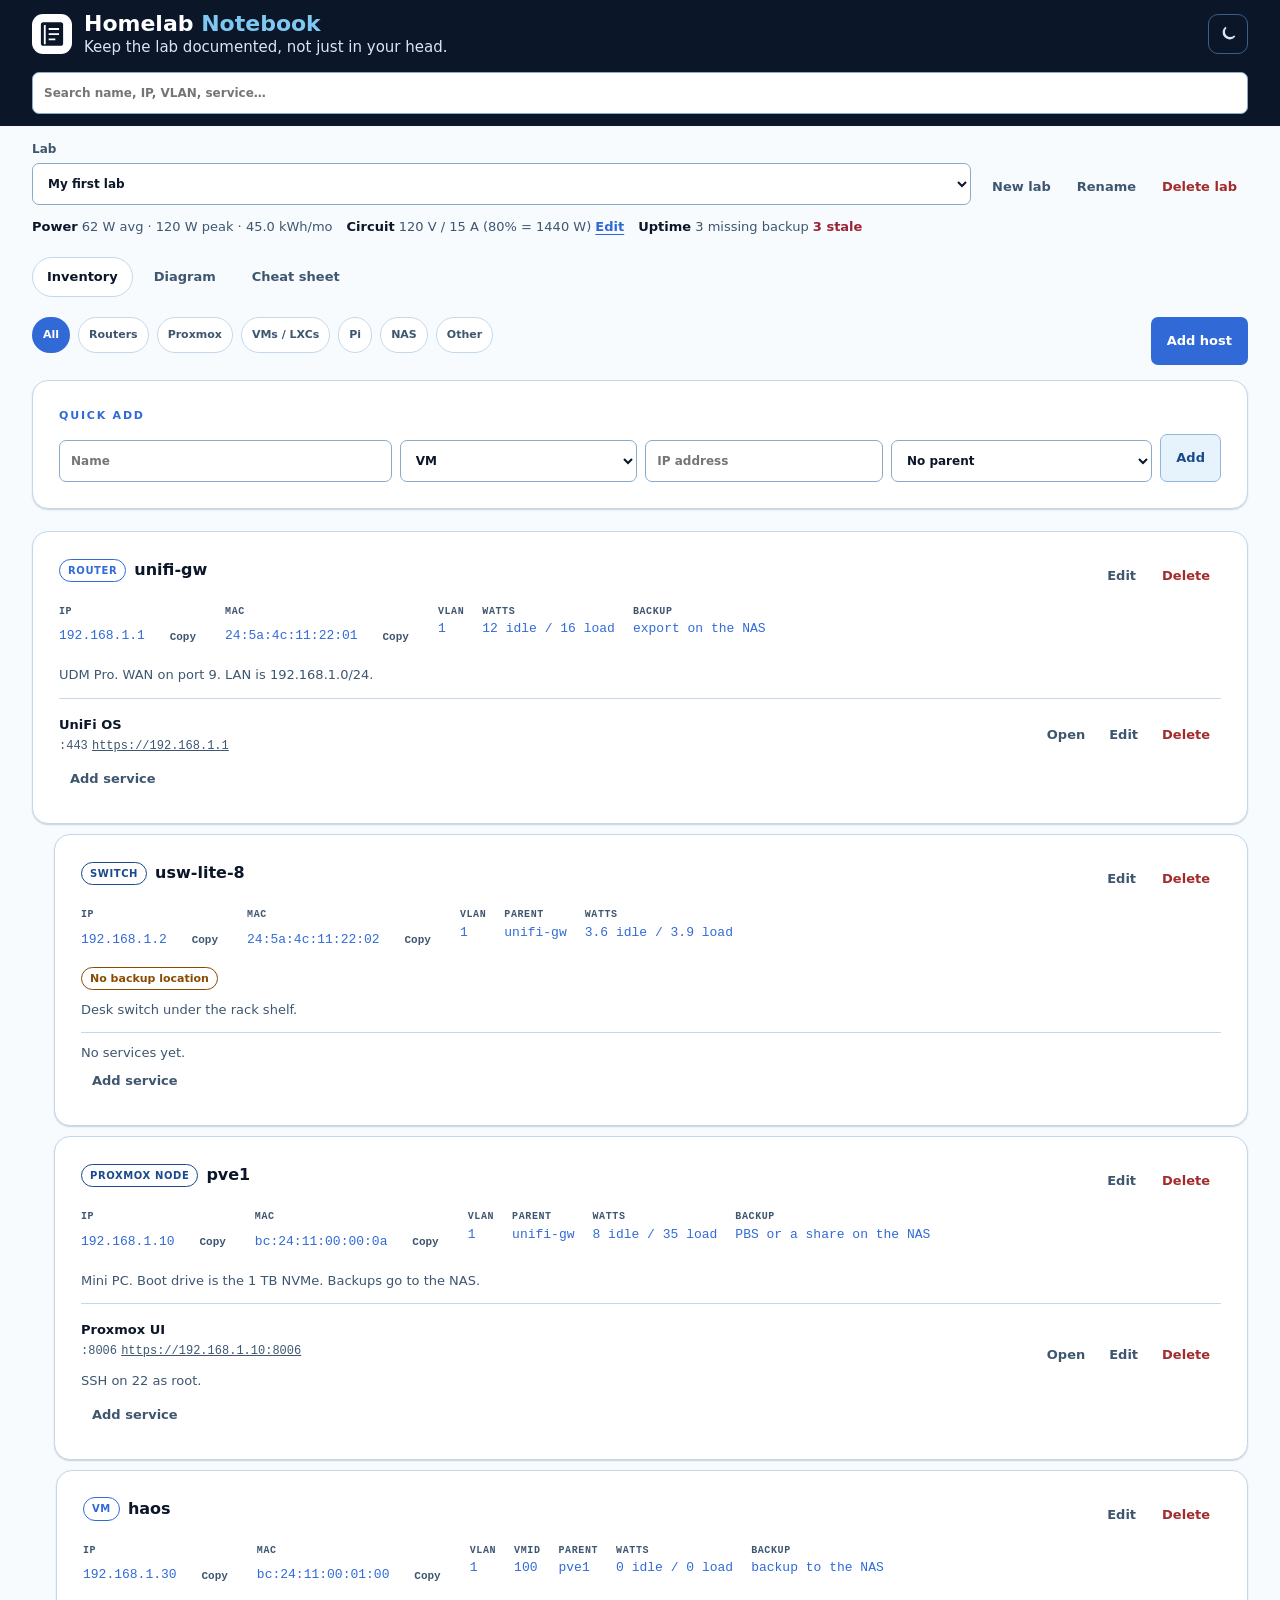
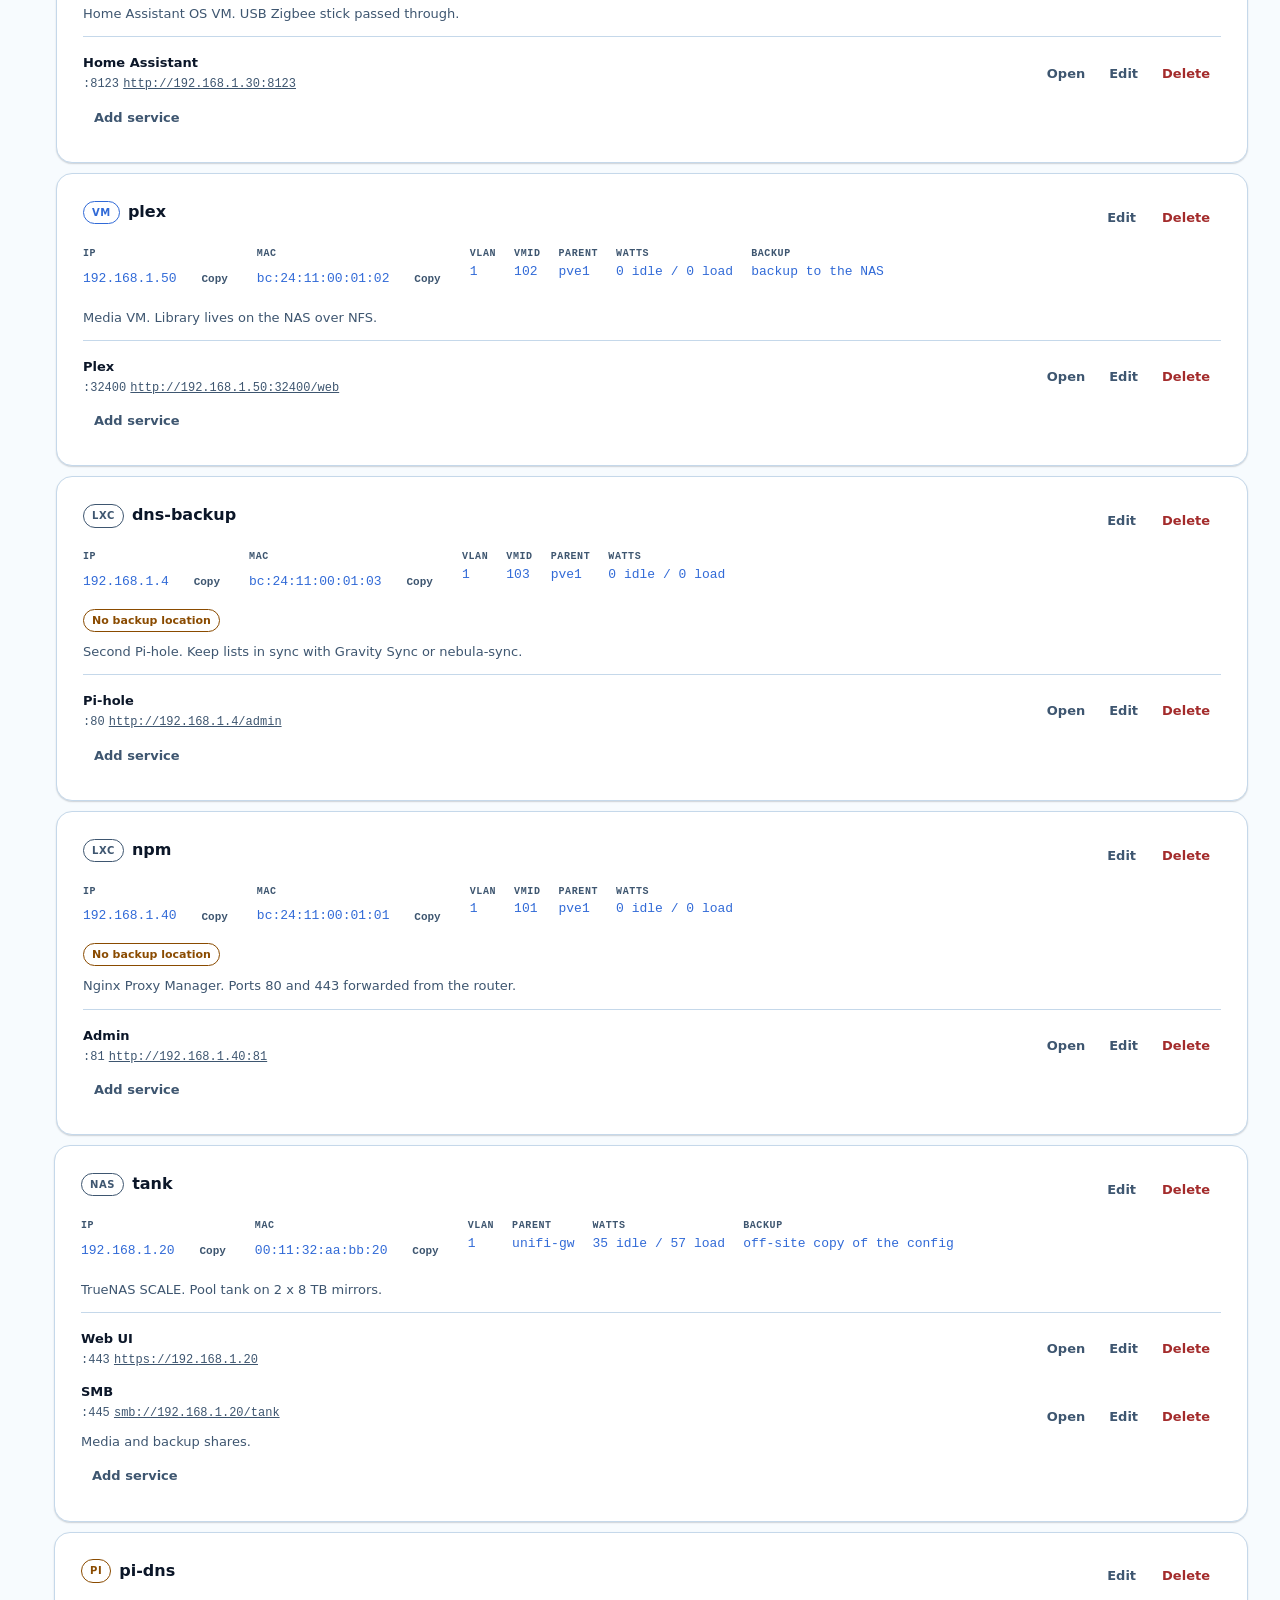
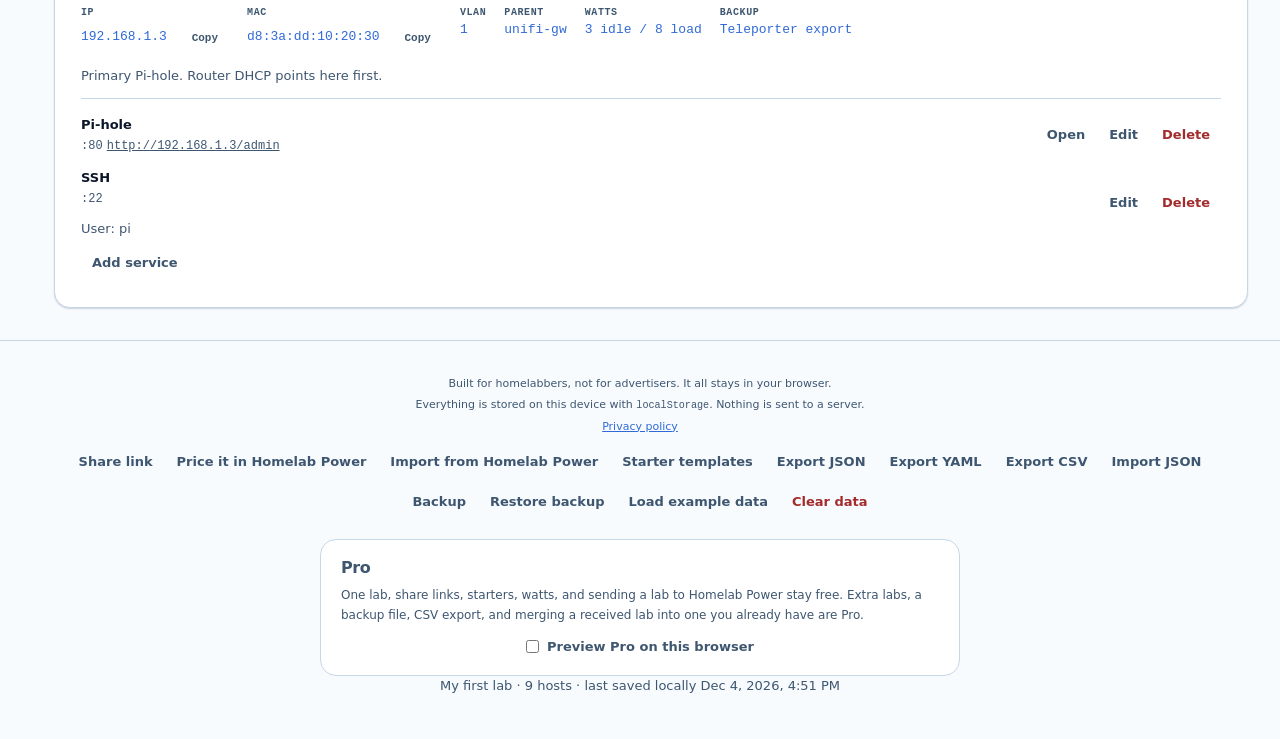
<file: index.html>
<!DOCTYPE html>
<html lang="en">
<head>
  <meta charset="utf-8">
  <meta name="viewport" content="width=device-width, initial-scale=1, viewport-fit=cover">
  <meta name="color-scheme" content="dark light">
  <meta name="theme-color" content="#0B1628">
  <meta name="mobile-web-app-capable" content="yes">
  <meta name="apple-mobile-web-app-capable" content="yes">
  <meta name="apple-mobile-web-app-status-bar-style" content="black-translucent">
  <meta name="apple-mobile-web-app-title" content="Homelab Notebook">
  <meta name="description" content="A lightweight notebook for your homelab: hosts, IPs, services, a printable cheat sheet, and a network diagram. Data stays in your browser.">
  <link rel="manifest" href="manifest.webmanifest">
  <link rel="apple-touch-icon" href="icons/apple-touch-icon.png">
  <link rel="icon" type="image/png" sizes="32x32" href="icons/favicon-32.png">
  <link rel="icon" type="image/png" sizes="192x192" href="icons/icon-192.png">
  <link rel="icon" href="favicon.svg" type="image/svg+xml">
  <meta property="og:type" content="website">
  <meta property="og:url" content="https://heemsec.github.io/homelab-notebook/">
  <meta property="og:title" content="Homelab Notebook">
  <meta property="og:description" content="Hosts, IPs, and services for a small lab. It stays in the browser, with no account.">
  <meta property="og:image" content="https://heemsec.github.io/homelab-notebook/icons/icon-512.png">
  <title>Homelab Notebook</title>
  <script src="theme.js"></script>
  <link rel="stylesheet" href="styles.css">
  <script defer src="pwa.js"></script>
</head>
<body>
  <header class="topbar home-banner">
    <a class="brand" href="#" aria-label="Homelab Notebook, top of the page">
      <span class="logo" aria-hidden="true">
        <svg xmlns="http://www.w3.org/2000/svg" viewBox="0 0 108 108" fill="none">
          <g fill="currentColor">
            <path fill-rule="evenodd" d="M30 22h48c3.3 0 6 2.7 6 6v52c0 3.3-2.7 6-6 6H30c-3.3 0-6-2.7-6-6V28c0-3.3 2.7-6 6-6zm4 8c-1.1 0-2 .9-2 2v48c0 1.1.9 2 2 2h3V30h-3zm11 8h28v5H45v-5zm0 14h28v5H45v-5zm0 14h18v5H45v-5z"/>
          </g>
        </svg>
      </span>
      <span class="home-lockup">
        <span class="home-name">Homelab <b>Notebook</b></span>
        <span class="home-tag">Keep the lab documented, not just in your head.</span>
      </span>
    </a>
    <button type="button" id="theme" class="theme-btn" aria-pressed="false" aria-label="Switch to light mode" title="Switch to light mode">
      <svg class="theme-icon theme-icon-sun" xmlns="http://www.w3.org/2000/svg" viewBox="0 0 24 24" fill="none" stroke="currentColor" stroke-width="2" aria-hidden="true">
        <circle cx="12" cy="12" r="4"/>
        <path d="M12 3v2M12 19v2M3 12h2M19 12h2M5.6 5.6l1.4 1.4M17 17l1.4 1.4M18.4 5.6 17 7M7 17l-1.4 1.4"/>
      </svg>
      <svg class="theme-icon theme-icon-moon" xmlns="http://www.w3.org/2000/svg" viewBox="0 0 24 24" fill="none" stroke="currentColor" stroke-width="2" aria-hidden="true">
        <path d="M20 14.5A7.5 7.5 0 1 1 9.5 4 6.5 6.5 0 0 0 20 14.5z"/>
      </svg>
    </button>
    <div class="top-actions">
      <label class="search-wrap">
        <span class="sr-only">Search hosts and services</span>
        <input id="search" type="search" placeholder="Search name, IP, VLAN, service…" autocomplete="off">
      </label>
    </div>
  </header>

  <div class="labs-bar no-print">
    <label class="lab-switch">Lab
      <select id="lab-select"></select>
    </label>
    <div class="labs-actions">
      <button type="button" id="lab-add" class="quiet">New lab</button>
      <button type="button" id="lab-rename" class="quiet">Rename</button>
      <button type="button" id="lab-delete" class="quiet danger-text">Delete lab</button>
    </div>
  </div>

  <div id="readonly-banner" class="banner warn" hidden role="status"></div>
  <div id="conflict-banner" class="banner warn" hidden role="status"></div>
  <div id="lab-summary" class="lab-summary" hidden></div>

  <main>
    <section id="view-inventory" class="view is-active">
      <div class="toolbar">
        <div class="filters" id="filters" role="group" aria-label="Filter by type"></div>
        <div class="toolbar-actions">
          <button type="button" id="add-host" class="primary">Add host</button>
        </div>
      </div>
      <form id="quick-add" class="quick-add" autocomplete="off">
        <p class="quick-label">Quick add</p>
        <label><span class="sr-only">Name</span><input name="name" required placeholder="Name" maxlength="80"></label>
        <label>
          <span class="sr-only">Type</span>
          <select name="type" id="quick-type"></select>
        </label>
        <label><span class="sr-only">IP address</span><input name="ip" placeholder="IP address" inputmode="decimal" autocomplete="off"></label>
        <label><span class="sr-only">Parent host</span><select name="parentId" id="quick-parent"></select></label>
        <button type="submit" class="secondary">Add</button>
      </form>
      <p id="empty-state" class="empty" hidden>
        No hosts yet. Add one above,
        <button type="button" class="linkish" id="empty-starters">start from a template</button>,
        or
        <button type="button" class="linkish" id="empty-example">load example data</button>
        to see a small Proxmox lab.
      </p>
      <p id="no-results" class="empty" hidden>No hosts match that search.</p>
      <div id="host-list" class="host-list"></div>
    </section>

    <section id="view-diagram" class="view" hidden>
      <div class="section-head">
        <div>
          <h2>Network diagram</h2>
          <p class="help">Built from parent–child links. Routers sit at the top, then hosts, then VMs and LXCs. Click a box to edit that host.</p>
        </div>
      </div>
      <div id="diagram-wrap" class="diagram-wrap">
        <div id="diagram" class="diagram"></div>
      </div>
    </section>

    <section id="view-sheet" class="view" hidden>
      <div class="section-head no-print">
        <div>
          <h2>Cheat sheet</h2>
          <p class="help">A printable one-pager of every host, IP, and service. Data never leaves this browser.</p>
        </div>
        <button type="button" id="print-sheet" class="primary">Print</button>
      </div>
      <article id="cheat-sheet" class="cheat-sheet"></article>
    </section>
  </main>

  <footer class="no-print">
    <p>Built for homelabbers, not for advertisers. It all stays in your browser.</p>
    <p>Everything is stored on this device with <code>localStorage</code>. Nothing is sent to a server.</p>
    <p><a href="privacy.html">Privacy policy</a></p>
    <p class="foot-actions">
      <button type="button" id="share-link" class="quiet">Share link</button>
      <button type="button" id="price-in-power" class="quiet">Price it in Homelab Power</button>
      <button type="button" id="import-power" class="quiet">Import from Homelab Power</button>
      <button type="button" id="open-starters" class="quiet">Starter templates</button>
      <button type="button" id="export-json" class="quiet">Export JSON</button>
      <button type="button" id="export-yaml" class="quiet">Export YAML</button>
      <button type="button" id="export-csv" class="quiet">Export CSV</button>
      <button type="button" id="import-btn" class="quiet">Import JSON</button>
      <button type="button" id="backup-btn" class="quiet">Backup</button>
      <button type="button" id="restore-btn" class="quiet">Restore backup</button>
      <button type="button" id="load-example" class="quiet">Load example data</button>
      <button type="button" id="clear-data" class="quiet danger-text">Clear data</button>
    </p>
    <div id="proCard" class="pro-card">
      <h2 class="section-heading">Pro</h2>
      <p class="help">One lab, share links, starters, watts, and sending a lab to Homelab Power stay free. Extra labs, a backup file, CSV export, and merging a received lab into one you already have are Pro.</p>
      <label id="previewProLabel" class="preview-pro"><input type="checkbox" id="previewPro"> Preview Pro on this browser</label>
    </div>
    <div id="supportCard" hidden>
      <h2 class="section-heading">Leave a tip</h2>
      <p class="help">Optional, and it doesn’t unlock Pro. Thank you if you do.</p>
      <div id="supportMount"></div>
    </div>
    <p id="saved-meta" class="muted"></p>
    <input id="import-file" class="sr-only" type="file" accept="application/json,.json">
    <input id="restore-file" class="sr-only" type="file" accept="application/json,.json">
  </footer>

  <nav class="tabs no-print" aria-label="Views">
    <button type="button" class="tab is-active" data-tab="inventory">
      <svg class="tab-icon" xmlns="http://www.w3.org/2000/svg" viewBox="0 0 24 24" fill="none" stroke="currentColor" stroke-width="2" aria-hidden="true"><path d="M8 7h13M8 12h13M8 17h13M3 7h.01M3 12h.01M3 17h.01"/></svg>
      <span class="tab-label">Inventory</span>
    </button>
    <button type="button" class="tab" data-tab="diagram">
      <svg class="tab-icon" xmlns="http://www.w3.org/2000/svg" viewBox="0 0 24 24" fill="none" stroke="currentColor" stroke-width="2" aria-hidden="true"><rect x="3" y="3" width="7" height="7" rx="1"/><rect x="14" y="3" width="7" height="7" rx="1"/><rect x="8" y="14" width="8" height="7" rx="1"/><path d="M6.5 10v2.5H12M17.5 10v2.5H12M12 12.5V14"/></svg>
      <span class="tab-label">Diagram</span>
    </button>
    <button type="button" class="tab" data-tab="sheet">
      <svg class="tab-icon" xmlns="http://www.w3.org/2000/svg" viewBox="0 0 24 24" fill="none" stroke="currentColor" stroke-width="2" aria-hidden="true"><path d="M7 3h8l5 5v13a2 2 0 0 1-2 2H7a2 2 0 0 1-2-2V5a2 2 0 0 1 2-2z"/><path d="M15 3v5h5M8 13h8M8 17h5"/></svg>
      <span class="tab-label">Cheat sheet</span>
    </button>
  </nav>

  <dialog id="host-dialog" class="modal">
    <form id="host-form" method="dialog" autocomplete="off">
      <h2 id="host-dialog-title">Add host</h2>
      <input type="hidden" name="id">
      <div class="form-grid">
        <label>Name
          <input name="name" required maxlength="80" placeholder="pve1">
        </label>
        <label>Type
          <select name="type" id="host-type" required></select>
        </label>
        <label>IP address
          <input name="ip" placeholder="192.168.1.10" autocomplete="off">
        </label>
        <label>MAC <span class="optional">optional</span>
          <input name="mac" placeholder="bc:24:11:aa:bb:cc" autocomplete="off">
        </label>
        <label>VLAN
          <input name="vlan" placeholder="10 or IoT" maxlength="32">
        </label>
        <label>VM / LXC ID
          <input name="vmid" placeholder="100" maxlength="16">
        </label>
        <label class="span-2">Parent host
          <select name="parentId" id="host-parent"></select>
        </label>
        <label>Idle watts <span class="optional">optional</span>
          <input name="idleWatts" inputmode="decimal" placeholder="8">
        </label>
        <label>Load watts <span class="optional">optional</span>
          <input name="loadWatts" inputmode="decimal" placeholder="35">
        </label>
        <label>At load % <span class="optional">optional</span>
          <input name="loadPct" inputmode="decimal" placeholder="20">
        </label>
        <label>Hours / day <span class="optional">optional</span>
          <input name="hours" inputmode="decimal" placeholder="24">
        </label>
        <label class="span-2">Power part <span class="optional">optional</span>
          <select name="powerPartId" id="host-part"></select>
        </label>
        <label>Backup location <span class="optional">optional</span>
          <input name="backupLocation" placeholder="Share on the NAS">
        </label>
        <label>Last updated <span class="optional">optional</span>
          <input name="lastUpdated" type="date">
        </label>
        <label class="span-2">Warranty date <span class="optional">optional</span>
          <input name="warrantyDate" type="date">
        </label>
        <label class="span-2">Notes
          <textarea name="notes" rows="3" placeholder="Where it lives, credentials location, caveats…"></textarea>
        </label>
      </div>
      <div class="dialog-actions">
        <button type="button" class="quiet" id="host-cancel" value="cancel">Cancel</button>
        <button type="submit" class="primary">Save host</button>
      </div>
    </form>
  </dialog>

  <dialog id="service-dialog" class="modal">
    <form id="service-form" method="dialog" autocomplete="off">
      <h2 id="service-dialog-title">Add service</h2>
      <input type="hidden" name="hostId">
      <input type="hidden" name="id">
      <div class="form-grid">
        <label>Name
          <input name="name" required maxlength="80" placeholder="Proxmox UI">
        </label>
        <label>Port
          <input name="port" placeholder="8006" inputmode="numeric" maxlength="11">
        </label>
        <label class="span-2">URL
          <input name="url" placeholder="https://192.168.1.10:8006" inputmode="url">
        </label>
        <label class="span-2">Notes
          <textarea name="notes" rows="2"></textarea>
        </label>
      </div>
      <div class="dialog-actions">
        <button type="button" class="quiet" id="service-cancel" value="cancel">Cancel</button>
        <button type="submit" class="primary">Save service</button>
      </div>
    </form>
  </dialog>

  <dialog id="incoming-dialog" class="modal">
    <form id="incoming-form" method="dialog">
      <h2 id="incoming-title">Received lab</h2>
      <p id="incoming-blurb" class="help"></p>
      <div class="dialog-actions wrap">
        <button type="button" class="quiet" id="incoming-cancel">Close</button>
        <button type="button" class="secondary" id="incoming-view">View only</button>
        <button type="button" class="secondary" id="incoming-new">Save as a new lab</button>
        <button type="button" class="secondary" id="incoming-replace">Replace this lab</button>
        <button type="button" class="primary" id="incoming-merge">Merge into this lab</button>
      </div>
    </form>
  </dialog>

  <dialog id="import-power-dialog" class="modal">
    <form id="import-power-form" method="dialog">
      <h2>Import from Homelab Power</h2>
      <p class="help">Paste a Homelab Power share link (<code>#s=</code> calculator, <code>#b=</code> planner, or a shared <code>#p=</code> interchange). Opening it is free as a read-only view or as a new lab on your first lab. Merging into a lab you already have is Pro.</p>
      <label>Share link
        <textarea id="import-power-text" rows="4" placeholder="https://heemsec.github.io/homelab-power/#s=…"></textarea>
      </label>
      <div class="dialog-actions">
        <button type="button" class="quiet" id="import-power-cancel">Cancel</button>
        <button type="submit" class="primary">Open link</button>
      </div>
    </form>
  </dialog>

  <dialog id="starters-dialog" class="modal">
    <form method="dialog">
      <h2>Starter templates</h2>
      <p class="help">Generic sample labs. Loading one into your first lab is free. Adding it as another lab is Pro.</p>
      <div id="starter-list" class="starter-list"></div>
      <div class="dialog-actions">
        <button type="button" class="quiet" id="starters-cancel">Close</button>
      </div>
    </form>
  </dialog>

  <dialog id="share-dialog" class="modal">
    <form method="dialog">
      <h2>Share this lab</h2>
      <p class="help">Anyone with the link can view a read-only copy. The data sits in the link itself. Nothing is uploaded.</p>
      <label>Share link
        <input id="share-url" readonly>
      </label>
      <div class="dialog-actions">
        <button type="button" class="quiet" id="share-close">Close</button>
        <button type="button" class="primary" id="share-copy">Copy link</button>
      </div>
    </form>
  </dialog>

  <dialog id="circuit-dialog" class="modal">
    <form id="circuit-form" method="dialog">
      <h2>Lab circuit</h2>
      <p class="help">Used for the 80% breaker check and the Power handoff. This stays free.</p>
      <div class="form-grid">
        <label>Mains
          <select name="voltageMode" id="circuit-mode">
            <option value="120">120 V</option>
            <option value="230">230 V</option>
            <option value="custom">Custom</option>
          </select>
        </label>
        <label>Volts
          <input name="voltage" id="circuit-voltage" inputmode="decimal">
        </label>
        <label>Breaker (A)
          <input name="breaker" id="circuit-breaker" inputmode="decimal">
        </label>
      </div>
      <div class="dialog-actions">
        <button type="button" class="quiet" id="circuit-cancel">Cancel</button>
        <button type="submit" class="primary">Save</button>
      </div>
    </form>
  </dialog>

  <div id="toast" role="status" aria-live="polite"></div>
  <script src="labs-core.js"></script>
  <script src="entitlement.js"></script>
  <script src="app.js"></script>
</body>
</html>
</file>
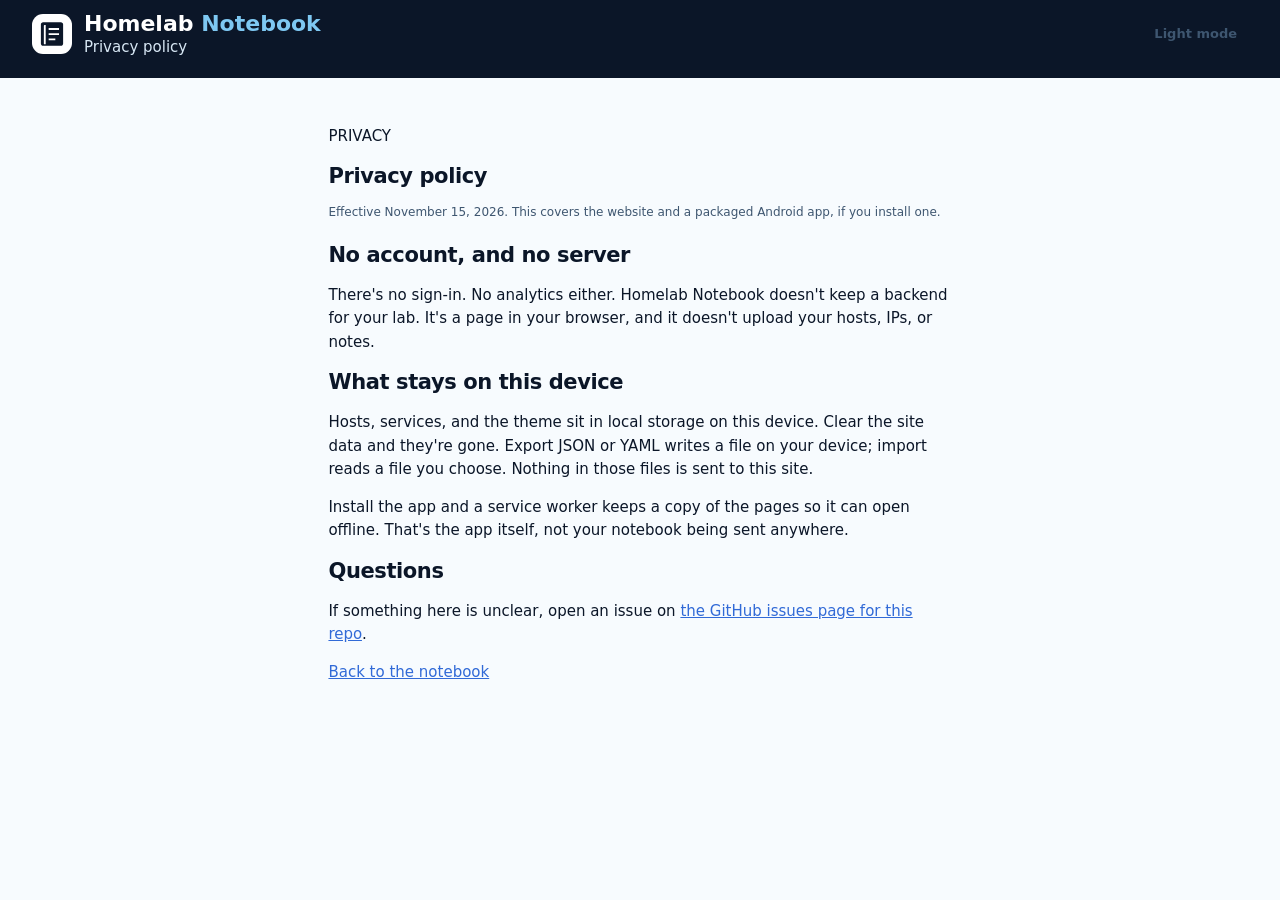
<file: privacy.html>
<!DOCTYPE html>
<html lang="en">
<head>
  <meta charset="utf-8">
  <meta name="viewport" content="width=device-width, initial-scale=1, viewport-fit=cover">
  <meta name="theme-color" content="#0B1628">
  <meta name="mobile-web-app-capable" content="yes">
  <meta name="apple-mobile-web-app-capable" content="yes">
  <meta name="apple-mobile-web-app-title" content="Homelab Notebook">
  <meta name="description" content="Privacy policy for Homelab Notebook. No account, no analytics, and no server. Your lab stays in the browser.">
  <link rel="manifest" href="manifest.webmanifest">
  <link rel="apple-touch-icon" href="icons/apple-touch-icon.png">
  <link rel="icon" type="image/png" sizes="32x32" href="icons/favicon-32.png">
  <link rel="icon" type="image/png" sizes="192x192" href="icons/icon-192.png">
  <title>Privacy policy for Homelab Notebook</title>
  <script src="theme.js"></script>
  <link rel="stylesheet" href="styles.css">
  <script defer src="pwa.js"></script>
</head>
<body>
  <header class="topbar home-banner">
    <a class="brand" href="index.html" aria-label="Back to Homelab Notebook">
      <span class="logo" aria-hidden="true">
        <svg xmlns="http://www.w3.org/2000/svg" viewBox="0 0 108 108" fill="none">
          <g fill="currentColor">
            <path fill-rule="evenodd" d="M30 22h48c3.3 0 6 2.7 6 6v52c0 3.3-2.7 6-6 6H30c-3.3 0-6-2.7-6-6V28c0-3.3 2.7-6 6-6zm4 8c-1.1 0-2 .9-2 2v48c0 1.1.9 2 2 2h3V30h-3zm11 8h28v5H45v-5zm0 14h28v5H45v-5zm0 14h18v5H45v-5z"/>
          </g>
        </svg>
      </span>
      <span class="home-lockup">
        <span class="home-name">Homelab <b>Notebook</b></span>
        <span class="home-tag">Privacy policy</span>
      </span>
    </a>
    <button type="button" id="theme" class="quiet" aria-pressed="false">Light mode</button>
  </header>
  <main style="padding:32px;max-width:72ch">
    <p class="eyebrow">PRIVACY</p>
    <h2>Privacy policy</h2>
    <p class="help" style="margin:12px 0 20px">Effective November 15, 2026. This covers the website and a packaged Android app, if you install one.</p>
    <h2>No account, and no server</h2>
    <p>There's no sign-in. No analytics either. Homelab Notebook doesn't keep a backend for your lab. It's a page in your browser, and it doesn't upload your hosts, IPs, or notes.</p>
    <h2>What stays on this device</h2>
    <p>Hosts, services, and the theme sit in local storage on this device. Clear the site data and they're gone. Export JSON or YAML writes a file on your device; import reads a file you choose. Nothing in those files is sent to this site.</p>
    <p>Install the app and a service worker keeps a copy of the pages so it can open offline. That's the app itself, not your notebook being sent anywhere.</p>
    <h2>Questions</h2>
    <p>If something here is unclear, open an issue on <a href="https://github.com/heemsec/homelab-notebook/issues">the GitHub issues page for this repo</a>.</p>
    <p><a href="index.html">Back to the notebook</a></p>
  </main>
</body>
</html>
</file>
<file: styles.css>
:root{color-scheme:dark;--bg:#0B1628;--card:#12233A;--line:#2C4A6E;--text:#FFFFFF;--muted:#A9C4D8;--accent:#7EC8F2;--accent-ink:#0B1628;--cyan:#7EC8F2;--load-ok:#7EC8F2;--load-heavy:#E6B15A;--load-over:#FF8A80;--input:#0B1628;--input-line:#3D5F86;--block:#163456;--secondary-bg:#163456;--secondary-ink:#7EC8F2;--secondary-line:#3D8FE0;--note:#10243C;--ok-bg:#12233A;--radius:12px;--radius-lg:16px;--shadow:0 1px 2px #00000055,0 1px 1px #00000040;--type-router:#7EC8F2;--type-switch:#3D8FE0;--type-firewall:#FF8A80;--type-nas:#A9C4D8;--type-pi:#E6B15A;--type-proxmox-node:#3D8FE0;--type-vm:#7EC8F2;--type-lxc:#A9C4D8;--type-other:#A9C4D8}
:root[data-theme="light"]{color-scheme:light;--bg:#F7FBFE;--card:#FFFFFF;--line:#C5D8EA;--text:#0B1628;--muted:#3E5670;--accent:#316AD7;--accent-ink:#FFFFFF;--cyan:#316AD7;--load-ok:#316AD7;--load-heavy:#8A4B00;--load-over:#9B2335;--input:#FFFFFF;--input-line:#8AABC8;--block:#E5F2FC;--secondary-bg:#E7F3FC;--secondary-ink:#1A4A8C;--secondary-line:#8FB6E0;--note:#E7F3FC;--ok-bg:#E7F3FC;--shadow:0 1px 2px #0B16281a,0 1px 1px #0B162814;--type-router:#316AD7;--type-switch:#1A4A8C;--type-firewall:#9B2335;--type-nas:#3E5670;--type-pi:#8A4B00;--type-proxmox-node:#1A4A8C;--type-vm:#316AD7;--type-lxc:#3E5670;--type-other:#3E5670}
*{box-sizing:border-box}
html,body{overflow-x:visible;overflow-y:visible;height:auto}
html{max-width:100%}
body{margin:0;background:var(--bg);color:var(--text);font:15px/1.55 system-ui,-apple-system,BlinkMacSystemFont,"Segoe UI",sans-serif;padding-top:0;padding-bottom:0;min-height:100vh;min-height:100dvh}
[hidden]{display:none!important}
.sr-only{position:absolute;width:1px;height:1px;padding:0;margin:-1px;overflow:hidden;clip:rect(0,0,0,0);white-space:nowrap;border:0}
code{font-family:ui-monospace,SFMono-Regular,Menlo,Consolas,monospace;font-size:.92em}
a{color:var(--cyan)}
.topbar,main,.tabs,.banner,footer,.labs-bar,.lab-summary{width:100%;max-width:1280px;margin:0 auto;padding-left:32px;padding-right:32px;box-sizing:border-box}
header.topbar{display:flex;align-items:center;justify-content:space-between;gap:12px;padding:25px 32px;border-bottom:1px solid var(--line)}
header.home-banner{min-height:0;padding:calc(12px + max(env(safe-area-inset-top,0px),var(--safe-area-inset-top,0px))) 32px 12px;background:#0B1628;color:#fff;border-bottom:0;display:grid;grid-template-columns:1fr auto;grid-template-areas:"brand theme" "search search";align-items:center;column-gap:12px;row-gap:10px}
header.home-banner .brand{letter-spacing:0;font-size:22px;font-weight:650;color:#fff;align-items:center;gap:12px}
.brand{text-decoration:none;color:var(--text);letter-spacing:2px;font-size:13px;display:flex;align-items:center;gap:9px;min-width:0}
.brand b{color:var(--accent)}
header.home-banner .home-lockup{display:flex;flex-direction:column;gap:2px;min-width:0}
header.home-banner .home-name{letter-spacing:0;line-height:1.1}
header.home-banner .home-name b{color:#7EC8F2;font-weight:700}
header.home-banner .home-tag{font-size:clamp(12px,3.1vw,15px);font-weight:450;letter-spacing:0;line-height:1.2;color:#d7e7f4;white-space:nowrap}
.logo{display:inline-flex;align-items:center;justify-content:center;background:#fff;color:#0B1628;width:40px;height:40px;border-radius:11px;flex:none}
.logo svg{display:block;width:40px;height:40px}
.home-banner .logo,[data-theme="light"] .home-banner .logo{background:#fff;color:#0B1628}
[data-theme="light"] .logo{background:#316AD7;color:#fff}
.top-actions{display:flex;align-items:center;gap:8px;min-width:0}
.search-wrap{min-width:0}
.search-wrap input{width:min(320px,42vw);margin:0}
.banner{margin-top:14px;padding:12px 14px;border-radius:10px;font-size:14px;line-height:1.5}
.banner.warn{border:1px solid #7a6240;background:#2a2418;color:#ffd09a}
[data-theme="light"] .banner.warn{background:#fff6ec;border-color:#e0b98a;color:#6d3b0c}
.tabs{display:flex;gap:6px;padding-top:16px;padding-bottom:8px}
.tab{background:transparent;color:var(--muted);border:1px solid transparent;border-radius:30px;padding:8px 14px;min-height:40px;font-weight:650;font-size:13px}
.tab.is-active{background:var(--card);color:var(--text);border-color:var(--line)}
.view{padding:12px 0 32px}
.toolbar,.section-head{display:flex;align-items:flex-start;justify-content:space-between;gap:12px;margin-bottom:15px}
.filters{display:flex;flex-wrap:wrap;gap:8px}
.chip{background:var(--card);color:var(--muted);border:1px solid var(--line);border-radius:30px;padding:5px 10px;min-height:36px;font-size:11px;font-weight:650}
.chip.is-active{background:var(--accent);color:var(--accent-ink);border-color:transparent}
.help,.muted{color:var(--muted);font-size:13px;margin:0}
.help{font-size:12px;line-height:1.6}
.optional{font-weight:500;opacity:.75}
label,.quick-label{display:block;font-size:12px;font-weight:600;color:var(--muted)}
input,select,textarea,button{font:inherit}
input:not([type=checkbox]),select,textarea{display:block;width:100%;margin-top:6px;background:var(--input);border:1px solid var(--input-line);color:var(--text);border-radius:7px;padding:10px 11px;min-height:42px}
textarea{min-height:84px;resize:vertical}
input:focus,select:focus,textarea:focus,button:focus-visible,a:focus-visible,.tab:focus-visible{outline:2px solid var(--accent);outline-offset:3px}
button{background:var(--accent);color:var(--accent-ink);border:1px solid transparent;padding:10px 15px;border-radius:7px;cursor:pointer;font-size:13px;font-weight:650;white-space:normal;min-height:48px}
button:hover{filter:brightness(1.1)}
button.primary{background:var(--accent);color:var(--accent-ink)}
button.secondary{border-color:var(--secondary-line);background:var(--secondary-bg);color:var(--secondary-ink)}
button.quiet{color:var(--muted);background:transparent;min-height:36px;padding:6px 10px}
button.danger-text{color:#f7a4a4}
[data-theme="light"] button.danger-text{color:#a32b2b}
button.linkish{display:inline;background:none;border:0;padding:0;min-height:0;color:var(--cyan);font-weight:700;text-decoration:underline;text-underline-offset:3px}
button:disabled{opacity:.5;cursor:not-allowed}
.quick-add{display:grid;grid-template-columns:1.4fr 1fr 1fr 1.1fr auto;gap:8px;align-items:end;background:var(--card);border:1px solid var(--line);border-radius:16px;padding:26px;margin-bottom:22px;box-shadow:var(--shadow)}
.quick-label{grid-column:1/-1;margin:0 0 2px;letter-spacing:1.8px;text-transform:uppercase;font-size:11px;font-weight:700;color:var(--accent)}
.quick-add input,.quick-add select{margin:0}
.empty{text-align:center;color:var(--muted);padding:40px 16px;background:var(--card);border:1px dashed var(--line);border-radius:16px}
.host-list{display:flex;flex-direction:column;gap:10px}
.host-card{background:var(--card);border:1px solid var(--line);border-radius:16px;padding:26px;box-shadow:var(--shadow)}
.host-card.is-child{margin-left:22px}
.host-card.is-conflict{border-color:color-mix(in srgb,var(--load-over) 55%,var(--line))}
.host-head{display:flex;align-items:flex-start;justify-content:space-between;gap:10px}
.host-title{display:flex;flex-wrap:wrap;align-items:center;gap:8px;min-width:0}
.host-title h3{margin:0;font-size:16px}
.type-pill{font-size:10px;font-weight:700;letter-spacing:.6px;text-transform:uppercase;border:1px solid currentColor;border-radius:30px;padding:3px 8px;color:var(--type-other)}
.type-pill[data-type="router"]{color:var(--type-router)}
.type-pill[data-type="switch"]{color:var(--type-switch)}
.type-pill[data-type="firewall"]{color:var(--type-firewall)}
.type-pill[data-type="nas"]{color:var(--type-nas)}
.type-pill[data-type="pi"]{color:var(--type-pi)}
.type-pill[data-type="proxmox-node"]{color:var(--type-proxmox-node)}
.type-pill[data-type="vm"]{color:var(--type-vm)}
.type-pill[data-type="lxc"]{color:var(--type-lxc)}
.conflict-tag{font-size:11px;font-weight:700;color:var(--load-over);background:#2a2418;border-radius:30px;padding:2px 8px}
[data-theme="light"] .conflict-tag{background:#fff6ec;color:#9B2335}
.host-actions{display:flex;gap:4px;flex:none}
.meta{display:flex;flex-wrap:wrap;gap:10px 18px;margin:10px 0 0;font-family:ui-monospace,SFMono-Regular,Menlo,Consolas,monospace;font-size:13px;color:var(--cyan)}
.meta .k{color:var(--muted);font-family:inherit;font-weight:600;font-size:10px;letter-spacing:.6px;text-transform:uppercase;display:block}
.notes{margin:10px 0 0;color:var(--muted);font-size:13px}
.services{margin-top:12px;border-top:1px solid var(--line);padding-top:10px}
.svc{display:grid;grid-template-columns:1fr auto;gap:8px;align-items:center;padding:6px 0;font-size:13px}
.svc-name{font-weight:650}
.svc-port,.svc-url{font-family:ui-monospace,SFMono-Regular,Menlo,Consolas,monospace;font-size:12px;color:var(--muted)}
.svc-url{overflow-wrap:anywhere}
.svc-main{min-width:0}
.svc-actions{display:flex;gap:2px}
.diagram-wrap{overflow:auto;background:var(--card);border:1px solid var(--line);border-radius:16px;padding:26px;box-shadow:var(--shadow);min-height:280px}
.diagram svg{display:block;max-width:none}
.diagram-node{cursor:pointer}
.diagram-node rect{fill:var(--block);stroke:var(--line)}
.diagram-node:hover rect{stroke:var(--accent)}
.diagram-node text{fill:var(--text);font-family:inherit}
.diagram-edge{fill:none;stroke:var(--line);stroke-width:1.5}
h2{font-size:21px;line-height:1.3;margin:0 0 4px;letter-spacing:-.4px}
.cheat-sheet{background:var(--card);color:var(--text);border:1px solid var(--line);border-radius:16px;padding:32px;box-shadow:var(--shadow)}
.sheet-head{display:flex;justify-content:space-between;gap:16px;border-bottom:1px solid var(--line);padding-bottom:12px;margin-bottom:18px}
.sheet-head h2{font-size:30px;letter-spacing:-.4px}
.sheet-meta{color:var(--muted);font-size:12px;text-align:right}
.sheet-table{width:100%;border-collapse:collapse;font-size:13px;text-align:left}
.sheet-table th{font-size:10px;letter-spacing:.6px;text-transform:uppercase;color:var(--muted);font-weight:600;border-bottom:1px solid var(--line);padding:12px 8px 12px 0}
.sheet-table td{padding:12px 8px 12px 0;border-bottom:1px solid var(--line);vertical-align:top;overflow-wrap:anywhere}
.sheet-table .mono{font-family:ui-monospace,SFMono-Regular,Menlo,Consolas,monospace;font-size:12px;color:var(--cyan)}
.sheet-group td{background:var(--block);font-weight:700}
.sheet-footnote{margin:16px 0 0;color:var(--muted);font-size:12px}
footer{padding:30px 32px 35px;text-align:center;color:var(--muted);font-size:11px;border-top:1px solid var(--line)}
footer p{margin:4px 0}
.foot-actions{display:flex;flex-wrap:wrap;justify-content:center;gap:4px 2px;margin:10px 0!important}
.modal{width:min(560px,calc(100vw - 24px));border:1px solid var(--line);border-radius:16px;background:var(--card);color:var(--text);padding:26px;box-shadow:var(--shadow)}
.modal::backdrop{background:#0008}
.modal h2{margin-bottom:16px}
.form-grid{display:grid;grid-template-columns:1fr 1fr;gap:12px}
.span-2{grid-column:1/-1}
.dialog-actions{display:flex;justify-content:flex-end;gap:8px;margin-top:18px}
#toast{position:fixed;left:50%;bottom:24px;transform:translateX(-50%);max-width:90vw;background:var(--accent);color:var(--accent-ink);font-size:13px;padding:12px 22px;border-radius:10px;box-shadow:0 5px 30px #0008;display:none;z-index:20;font-weight:650}
#toast.show{display:block}
@media(max-width:800px){.quick-add{grid-template-columns:1fr 1fr}.quick-add button{grid-column:1/-1}.host-card.is-child{margin-left:12px}.form-grid{grid-template-columns:1fr}.span-2{grid-column:auto}}
@media(max-width:680px){.topbar,main,.tabs,.banner,footer,.labs-bar,.lab-summary{padding-left:16px;padding-right:16px}header.home-banner,.topbar{padding:calc(10px + max(env(safe-area-inset-top,0px),var(--safe-area-inset-top,0px))) 16px 10px}header.home-banner .brand{font-size:18px;gap:8px}.home-banner .home-tag{white-space:normal}.search-wrap{flex:1}.search-wrap input{width:100%}.toolbar,.section-head{flex-direction:column}.toolbar-actions,.section-head .primary,.toolbar-actions button{width:100%}.card,.host-card,.quick-add,.cheat-sheet{padding:18px;border-radius:12px}.sheet-head{flex-direction:column}.sheet-meta{text-align:left}h2{font-size:19px}}
@media(prefers-reduced-motion:no-preference){button{transition:filter .15s}}
@page{size:auto;margin:12mm}
@media print{
  body{background:#fff!important;color:#172b2a!important;padding:0}
  .no-print,.topbar,.tabs,.banner,footer,.labs-bar,.lab-summary,#toast,dialog,#view-inventory,#view-diagram,.sheet-cards{display:none!important}
  #view-sheet{display:block!important;padding:0}
  main{max-width:none;padding:0;margin:0}
  .cheat-sheet{display:block!important;box-shadow:none;border:0;border-radius:0;padding:0;margin:0;background:#fff;color:#172b2a;print-color-adjust:exact;-webkit-print-color-adjust:exact}
  .sheet-head,.sheet-table th,.sheet-table td,.sheet-footnote,.sheet-head h2{color:#172b2a;border-color:#b5c6c0}
  .sheet-table .mono{color:#172b2a}
  .sheet-group td{background:#eff5f1}
  tr{break-inside:avoid}
  thead{display:table-header-group}
}

header.home-banner .brand{grid-area:brand;min-width:0}
header.home-banner #theme,header.home-banner .theme-btn{grid-area:theme}
header.home-banner .top-actions{grid-area:search;min-width:0;width:100%}
header.home-banner .search-wrap,header.home-banner .search-wrap input{width:100%;max-width:none}
.theme-btn{display:inline-flex;align-items:center;justify-content:center;width:40px;height:40px;min-height:40px;padding:0;border-radius:10px;background:transparent;color:#d7e7f4;border:1px solid #3D5F86;flex:none}
.theme-btn:hover{filter:none;background:#163456}
.theme-icon{width:20px;height:20px;display:none}
:root:not([data-theme="light"]) .theme-icon-sun{display:block}
:root[data-theme="light"] .theme-icon-moon{display:block}
header.home-banner .home-tag{white-space:normal;overflow-wrap:anywhere}

.labs-bar{display:flex;flex-wrap:wrap;align-items:end;justify-content:space-between;gap:10px;padding-top:14px;padding-bottom:4px}
.lab-switch{display:flex;flex-direction:column;gap:4px;min-width:min(100%,220px);flex:1}
.lab-switch select{margin:0}
.labs-actions{display:flex;flex-wrap:wrap;gap:4px}
.lab-summary{display:flex;flex-wrap:wrap;gap:8px 14px;align-items:center;padding-top:8px;padding-bottom:4px;font-size:13px;color:var(--muted)}
.lab-summary strong{color:var(--text);font-weight:700}
.lab-summary .flag{color:var(--load-over);font-weight:700}
.lab-summary button.linkish{font-size:13px}

.preview-pro{display:flex;align-items:center;gap:8px;justify-content:center;margin:12px 0 0;color:var(--muted);font-size:13px}
.preview-pro input{width:auto;min-height:0;margin:0}
.pro-card{margin:18px auto 0;max-width:40rem;text-align:left;background:var(--card);border:1px solid var(--line);border-radius:16px;padding:18px 20px}
.pro-card h2{font-size:16px;margin:0 0 8px}

.host-flags{display:flex;flex-wrap:wrap;gap:6px;margin-top:8px}
.flag-pill{font-size:11px;font-weight:700;color:var(--load-heavy);border:1px solid currentColor;border-radius:30px;padding:2px 8px}
.flag-pill.over{color:var(--load-over)}
.meta .mono-ip,.meta .mono-mac,.sheet-table td.mono,.kv-value.mono{font-family:ui-monospace,SFMono-Regular,Menlo,Consolas,monospace}
.mono-ip,.mono-mac{white-space:nowrap;overflow-wrap:normal;word-break:keep-all}
.copy-btn{min-height:28px;padding:2px 8px;font-size:11px;margin-left:6px}
.svc-actions{display:flex;flex-wrap:wrap;gap:2px}

.sheet-cards{display:none}
.sheet-card{border:1px solid var(--line);border-radius:12px;padding:14px;margin:0 0 10px;background:var(--block)}
.sheet-card h3{margin:0 0 8px;font-size:16px}
.sheet-card .kv{display:grid;grid-template-columns:8.5rem 1fr;gap:6px 12px;font-size:13px;align-items:baseline}
.sheet-card .k{color:var(--muted);font-size:11px;font-weight:700;letter-spacing:.5px;text-transform:uppercase}
.starter-list{display:flex;flex-direction:column;gap:10px;margin:8px 0 0}
.starter-item{display:flex;flex-direction:column;align-items:flex-start;gap:4px;background:var(--block);border:1px solid var(--line);border-radius:12px;padding:14px;text-align:left}
.starter-item strong{font-size:15px}
.dialog-actions.wrap{flex-wrap:wrap}

.tab-icon{display:none;width:22px;height:22px}


@media(min-width:841px){
  body{display:flex;flex-direction:column}
  header.topbar{order:1}
  .labs-bar{order:2}
  #readonly-banner,#conflict-banner{order:3}
  #lab-summary{order:4}
  nav.tabs{order:5}
  main{order:6;flex:1 0 auto}
  footer{order:7}
  dialog,#toast{order:8}
}
@media(max-width:840px){
  :root{--tabbar-content-height:58px}
  html,body{overflow-x:visible;overflow-y:visible;height:auto}
  body{padding-bottom:calc(var(--tabbar-content-height) + max(env(safe-area-inset-bottom,0px),var(--safe-area-inset-bottom,0px)))}
  nav.tabs{position:fixed;left:0;right:0;bottom:0;z-index:200;width:auto;max-width:none;margin:0;display:flex;justify-content:space-around;gap:0;padding:6px 8px 0;padding-bottom:max(env(safe-area-inset-bottom,0px),var(--safe-area-inset-bottom,0px));background:var(--card);border-top:1px solid var(--line);border-bottom:0;box-shadow:0 -1px 8px #0003}
  nav.tabs .tab{flex:1;display:flex;flex-direction:column;align-items:center;justify-content:center;gap:2px;border-radius:10px;padding:6px 4px;min-height:52px;font-size:11px;line-height:1.2}
  nav.tabs .tab-icon{display:block}
  #toast{bottom:calc(var(--tabbar-content-height) + 12px + max(env(safe-area-inset-bottom,0px),var(--safe-area-inset-bottom,0px)));z-index:210}
  .host-card .meta{display:grid;grid-template-columns:1fr;gap:8px}
  .host-card .meta>span{display:flex;justify-content:space-between;align-items:baseline;gap:12px;min-width:0}
  .host-card .meta .k{margin:0}
  .host-card.is-child{margin-left:0}
  .table-scroll{display:none}
  .sheet-cards{display:block}
  header.home-banner .home-tag{font-size:12px;line-height:1.3}
}

@media print{
  body{padding-bottom:0!important}
  nav.tabs{position:static;display:none!important}
  .sheet-cards{display:none!important}
  .table-scroll{display:block!important}
  .sheet-table{display:table!important}
  .sheet-table td.mono,.sheet-table .mono-ip,.sheet-table .mono-mac{white-space:nowrap;overflow-wrap:normal;word-break:keep-all}
}
</file>
